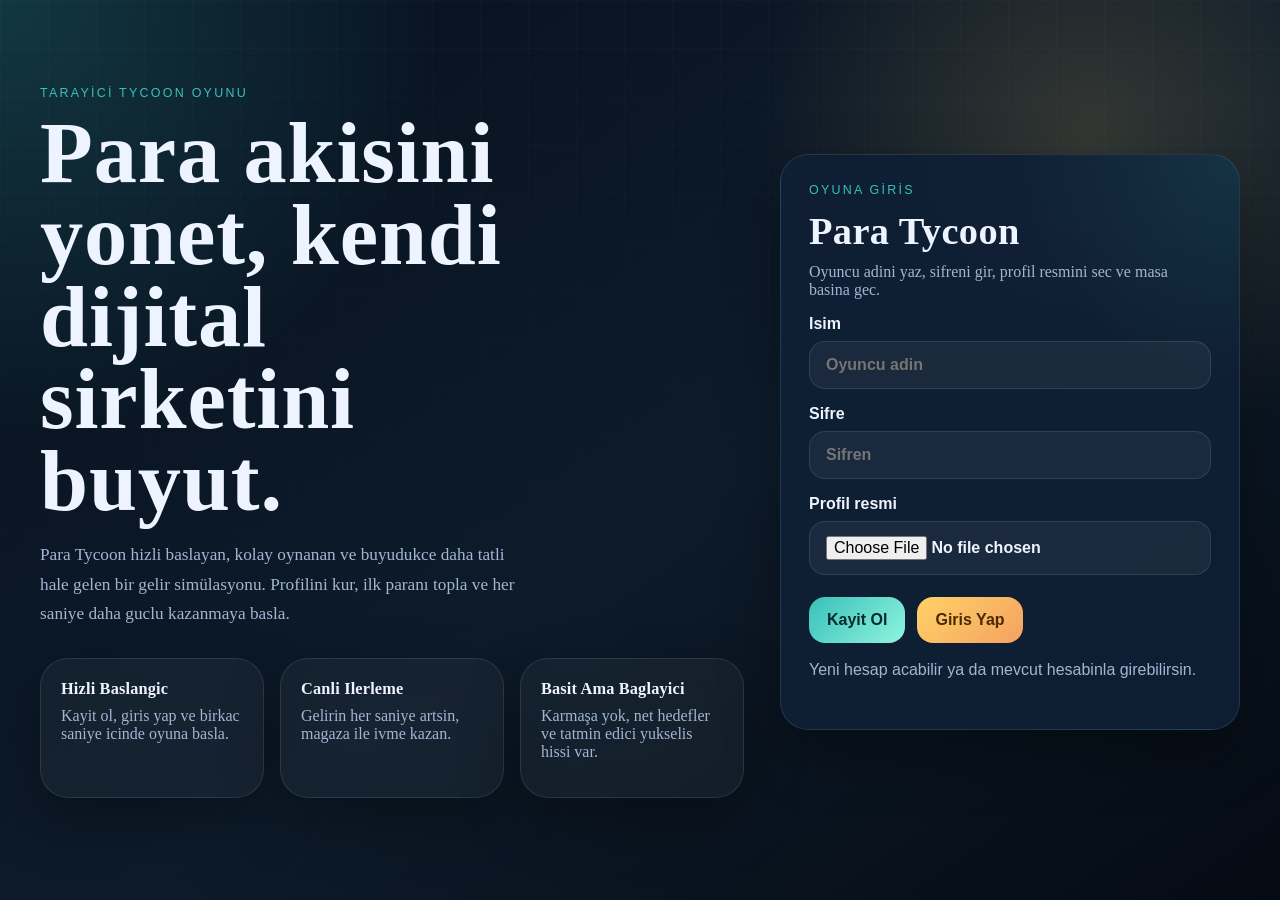
<file: index.html>
<!DOCTYPE html>
<html lang="tr">
<head>
  <meta charset="UTF-8">
  <meta name="viewport" content="width=device-width, initial-scale=1.0">
  <title>Para Tycoon</title>
  <meta name="description" content="Para Tycoon: gelirini buyut, yatirimlarini yonet ve kendi para imparatorlugunu kur.">
  <link rel="stylesheet" href="style.css">
</head>
<body>
  <div id="notificationStack" class="notification-stack"></div>
  <div class="page-shell">
    <section id="authScreen" class="screen auth-screen">
      <div class="hero-copy">
        <p class="eyebrow">Tarayici Tycoon Oyunu</p>
        <h1>Para akisini yonet, kendi dijital sirketini buyut.</h1>
        <p class="lead">
          Para Tycoon hizli baslayan, kolay oynanan ve buyudukce daha tatli hale gelen bir gelir simülasyonu.
          Profilini kur, ilk paranı topla ve her saniye daha guclu kazanmaya basla.
        </p>

        <div class="feature-strip">
          <article class="feature-card">
            <strong>Hizli Baslangic</strong>
            <p>Kayit ol, giris yap ve birkac saniye icinde oyuna basla.</p>
          </article>
          <article class="feature-card">
            <strong>Canli Ilerleme</strong>
            <p>Gelirin her saniye artsin, magaza ile ivme kazan.</p>
          </article>
          <article class="feature-card">
            <strong>Basit Ama Baglayici</strong>
            <p>Karmaşa yok, net hedefler ve tatmin edici yukselis hissi var.</p>
          </article>
        </div>
      </div>

      <div class="card auth-card">
        <div class="auth-card-header">
          <p class="eyebrow">Oyuna Giris</p>
          <h2>Para Tycoon</h2>
          <p class="subtitle">Oyuncu adini yaz, sifreni gir, profil resmini sec ve masa basina gec.</p>
        </div>

        <label>
          Isim
          <input id="usernameInput" type="text" maxlength="18" placeholder="Oyuncu adin">
        </label>

        <label>
          Sifre
          <input id="passwordInput" type="password" maxlength="24" placeholder="Sifren">
        </label>

        <label>
          Profil resmi
          <input id="avatarInput" type="file" accept="image/*">
        </label>

        <div class="button-row">
          <button id="registerButton" class="primary-button">Kayit Ol</button>
          <button id="loginButton" class="secondary-button">Giris Yap</button>
        </div>

        <p id="authMessage" class="message">Yeni hesap acabilir ya da mevcut hesabinla girebilirsin.</p>
      </div>
    </section>

    <main id="app" class="screen app hidden">
      <section class="overview-grid">
        <section class="card game-stage">
          <div class="stage-header">
            <div>
              <p class="eyebrow">Canli Panel</p>
              <h2 id="welcomeName">Oyuncu</h2>
              <p class="subtitle">Her saniye para kazan, elle hizlan ve yatirimlarini buyut.</p>
            </div>
            <img id="profileAvatar" class="avatar" alt="Profil resmi">
          </div>

          <div class="stats">
            <article class="stat-card stat-emphasis">
              <span>Toplam Para</span>
              <strong id="moneyStat">0 TL</strong>
            </article>
            <article class="stat-card">
              <span>Saniyelik Gelir</span>
              <strong id="incomeStat">1 TL</strong>
            </article>
          </div>

          <div class="button-row">
            <button id="collectButton" class="secondary-button">Simdi +1 TL Al</button>
            <button id="logoutButton" class="ghost-button">Cikis Yap</button>
          </div>

          <section class="profile-info-box">
            <div class="profile-info-header">
              <div>
                <p class="eyebrow">Oyuncu Karti</p>
                <h3>Profil Bilgileri</h3>
              </div>
              <div class="profile-badge">Canli</div>
            </div>
            <div class="profile-info-list">
              <article class="profile-info-item">
                <span>Katilma Tarihi</span>
                <strong id="joinDateStat">-</strong>
              </article>
              <article class="profile-info-item">
                <span>Su Anki Parasi</span>
                <strong id="profileMoneyStat">0 TL</strong>
              </article>
              <article class="profile-info-item">
                <span>En Iyi Para</span>
                <strong id="bestMoneyStat">0 TL</strong>
              </article>
              <article class="profile-info-item">
                <span>Klani</span>
                <strong id="profileClanStat">Yok</strong>
              </article>
              <article class="profile-info-item">
                <span>Oynama Suresi</span>
                <strong id="playTimeStat">0 dk</strong>
              </article>
              <article class="profile-info-item">
                <span>Toplam Satin Alma</span>
                <strong id="purchaseCountStat">0</strong>
              </article>
            </div>
          </section>

          <p id="gameMessage" class="message">Para akmaya basladi.</p>
        </section>

        <aside class="card side-panel">
          <p class="eyebrow">Hedefler</p>
          <h2>Buyume Stratejisi</h2>
          <div class="mini-list">
            <article>
              <strong>1. Elle baslat</strong>
              <p>Ilk birikimi hizli toplamak icin tikla.</p>
            </article>
            <article>
              <strong>2. Geliri katla</strong>
              <p>Magazadan en mantikli gelistirmeyi sec.</p>
            </article>
            <article>
              <strong>3. Ritmi koru</strong>
              <p>Fiyatlar artarken gelir akisini dengele.</p>
            </article>
          </div>

          <section class="daily-bonus-box">
            <h3>Gunluk Bonus</h3>
            <p id="dailyBonusText" class="subtitle">Her gun tek sefer bonus al.</p>
            <div class="button-row">
              <button id="claimDailyBonusButton" class="primary-button">Gunluk Bonusu Al</button>
              <button id="soundToggleButton" class="ghost-button">Ses: Acik</button>
            </div>
          </section>
        </aside>
      </section>

      <section class="card leaderboard-card">
        <div class="section-head">
          <div>
            <p class="eyebrow">Skor Tabelasi</p>
            <h2>En Iyi 20 Oyuncu</h2>
            <p class="subtitle">Her hesabin ulasabilecegi en yuksek para miktari burada saklanir.</p>
          </div>
        </div>
        <div id="leaderboardList" class="leaderboard-list"></div>
      </section>

      <section class="card shop-card">
        <div class="section-head">
          <div>
            <p class="eyebrow">Magaza</p>
            <h2>Gelir Yukseltmeleri</h2>
            <p class="subtitle">Dogru zamanda yatirim yap, saniyelik kazancini buyut.</p>
          </div>
        </div>
        <div id="shopList" class="shop-list"></div>
      </section>

      <section class="card mission-card">
        <div class="section-head">
          <div>
            <p class="eyebrow">Gorevler</p>
            <h2>Gunluk Gorevler</h2>
            <p class="subtitle">Her gun yenilenir, tamamlayinca odul kazanirsin.</p>
          </div>
        </div>
        <div id="missionList" class="mission-list"></div>
      </section>

      <section class="card achievement-card">
        <div class="section-head">
          <div>
            <p class="eyebrow">Basarimlar</p>
            <h2>Rozet Koleksiyonu</h2>
            <p class="subtitle">Oyundaki buyume adimlarin burada acilir.</p>
          </div>
        </div>
        <div id="achievementList" class="achievement-list"></div>
      </section>

      <section class="card clan-card">
        <div class="section-head">
          <div>
            <p class="eyebrow">Klan Sistemi</p>
            <h2>Klan Kur ve Klanlara Katil</h2>
            <p class="subtitle">Klan kurmak 100000 TL, bir klana katilmak 5000 TL. Klandaki oyuncular kendi aralarinda konusabilir.</p>
          </div>
        </div>

        <div class="clan-layout">
          <section class="clan-create-box">
            <h3>Yeni Klan Kur</h3>
            <label>
              Klan adi
              <input id="clanNameInput" type="text" maxlength="20" placeholder="Ornek: Osmanli">
            </label>
            <label>
              Klan etiketi
              <input id="clanTagInput" type="text" maxlength="4" placeholder="OSM">
            </label>
            <label>
              Klan simgesi
              <input id="clanAvatarInput" type="file" accept="image/*">
            </label>
            <button id="createClanButton" class="primary-button">100000 TL ile Klan Kur</button>
          </section>

          <section class="clan-list-box">
            <h3>Mevcut Klanlar</h3>
            <div id="clanList" class="clan-list"></div>
          </section>
        </div>

        <section class="clan-chat-panel">
          <div class="clan-chat-head">
            <div>
              <h3 id="activeClanName">Klanin Yok</h3>
              <p id="clanInfoText" class="subtitle">Klan sohbeti icin once bir klana katil.</p>
            </div>
            <img id="activeClanAvatar" class="clan-avatar hidden" alt="Klan simgesi">
          </div>

          <div class="profile-info-list clan-treasury-list">
            <article class="profile-info-item">
              <span>Klan Kasasi</span>
              <strong id="clanTreasuryStat">0 TL</strong>
            </article>
            <article class="profile-info-item">
              <span>Benim Katkim</span>
              <strong id="clanContributionStat">0 TL</strong>
            </article>
            <article class="profile-info-item">
              <span>Kasa Durumu</span>
              <strong id="clanTreasuryInfo">Hazir</strong>
            </article>
          </div>

          <div class="clan-admin-row">
            <input id="clanAnnouncementInput" type="text" maxlength="100" placeholder="Klan duyurusu yaz">
            <button id="sendAnnouncementButton" class="primary-button">Duyuru Gonder</button>
            <button id="leaveClanButton" class="ghost-button">Klandan Cik</button>
          </div>

          <p id="clanAnnouncementText" class="subtitle">Aktif klan duyurusu yok.</p>

          <div id="clanMembers" class="clan-members"></div>
          <div id="clanChatMessages" class="clan-chat-messages"></div>

          <div class="button-row clan-chat-actions">
            <input id="clanChatInput" type="text" maxlength="120" placeholder="Klana mesaj yaz">
            <button id="sendClanMessageButton" class="secondary-button">Mesaj Gonder</button>
          </div>
        </section>
      </section>

      <section class="card chest-card">
        <div class="section-head">
          <div>
            <p class="eyebrow">Sandiklar</p>
            <h2>Nadir Esya Sandiklari</h2>
            <p class="subtitle">Sansini dene, para ya da nadir gelir esyalari kazan.</p>
          </div>
        </div>
        <div id="chestList" class="shop-list"></div>
      </section>

      <section class="card player-card">
        <div class="section-head">
          <div>
            <p class="eyebrow">Oyuncular</p>
            <h2>Oyuncu Profilleri</h2>
            <p class="subtitle">Oyuncularin profiline bak, klanini ve parasini gor.</p>
          </div>
        </div>
        <div id="playerDirectory" class="leaderboard-list"></div>
      </section>
    </main>
  </div>

  <dialog id="playerProfileDialog" class="player-dialog">
    <div class="player-dialog-card">
      <button id="closePlayerProfileButton" class="ghost-button">Kapat</button>
      <img id="dialogAvatar" class="avatar" alt="Oyuncu profili">
      <h3 id="dialogUsername">Oyuncu</h3>
      <p id="dialogClan" class="subtitle">Klan: Yok</p>
      <div class="profile-info-list">
        <article class="profile-info-item">
          <span>Katilma Tarihi</span>
          <strong id="dialogJoinDate">-</strong>
        </article>
        <article class="profile-info-item">
          <span>Parasi</span>
          <strong id="dialogMoney">0 TL</strong>
        </article>
        <article class="profile-info-item">
          <span>En Iyi Skor</span>
          <strong id="dialogBestScore">0 TL</strong>
        </article>
        <article class="profile-info-item">
          <span>Gelir</span>
          <strong id="dialogIncome">1 TL</strong>
        </article>
        <article class="profile-info-item">
          <span>Oynama Suresi</span>
          <strong id="dialogPlayTime">0 dk</strong>
        </article>
        <article class="profile-info-item">
          <span>Satin Alma</span>
          <strong id="dialogPurchases">0</strong>
        </article>
      </div>
    </div>
  </dialog>

  <script src="script.js"></script>
</body>
</html>
</file>
<file: style.css>
:root {
  --bg: #07111f;
  --bg-deep: #0d1b2a;
  --bg-soft: #132238;
  --panel: rgba(10, 22, 39, 0.78);
  --panel-strong: rgba(15, 31, 53, 0.94);
  --panel-light: rgba(255, 255, 255, 0.08);
  --text: #eef4ff;
  --muted: #a2b6d3;
  --primary: #39c0ba;
  --primary-strong: #1da9b9;
  --accent: #ffd166;
  --accent-strong: #f4a261;
  --line: rgba(255, 255, 255, 0.1);
  --success: #8bd3a8;
  --shadow: 0 24px 60px rgba(0, 0, 0, 0.32);
}

* {
  box-sizing: border-box;
}

html {
  scroll-behavior: smooth;
}

body {
  margin: 0;
  min-height: 100vh;
  font-family: Georgia, "Times New Roman", serif;
  color: var(--text);
  background:
    radial-gradient(circle at top left, rgba(57, 192, 186, 0.22), transparent 28%),
    radial-gradient(circle at 85% 15%, rgba(255, 209, 102, 0.16), transparent 25%),
    linear-gradient(145deg, var(--bg), var(--bg-deep) 55%, #050b13);
}

body::before {
  content: "";
  position: fixed;
  inset: 0;
  pointer-events: none;
  background:
    linear-gradient(rgba(255, 255, 255, 0.03) 1px, transparent 1px),
    linear-gradient(90deg, rgba(255, 255, 255, 0.03) 1px, transparent 1px);
  background-size: 48px 48px;
  mask-image: linear-gradient(to bottom, rgba(0, 0, 0, 0.6), transparent 88%);
}

button,
input {
  font: inherit;
}

.hidden {
  display: none !important;
}

.page-shell {
  width: min(1200px, calc(100% - 32px));
  margin: 0 auto;
  padding: 32px 0 48px;
}

.notification-stack {
  position: fixed;
  top: 16px;
  right: 16px;
  z-index: 20;
  display: grid;
  gap: 10px;
  width: min(360px, calc(100vw - 24px));
}

.toast {
  padding: 14px 16px;
  border-radius: 18px;
  border: 1px solid rgba(255, 255, 255, 0.14);
  color: var(--text);
  background: rgba(9, 20, 35, 0.92);
  box-shadow: var(--shadow);
  font-family: "Trebuchet MS", "Segoe UI", sans-serif;
}

.screen {
  width: 100%;
}

.auth-screen {
  min-height: calc(100vh - 80px);
  display: grid;
  grid-template-columns: minmax(0, 1.15fr) minmax(320px, 460px);
  gap: 28px;
  align-items: center;
}

.hero-copy {
  padding: 12px 8px 12px 0;
}

.eyebrow {
  margin: 0 0 12px;
  text-transform: uppercase;
  letter-spacing: 0.18em;
  font-size: 0.78rem;
  color: var(--primary);
  font-family: "Trebuchet MS", "Segoe UI", sans-serif;
}

h1,
h2,
h3,
p {
  margin-top: 0;
}

h1,
h2,
strong {
  letter-spacing: 0.01em;
}

h1 {
  margin-bottom: 18px;
  max-width: 11ch;
  font-size: clamp(3rem, 7vw, 5.4rem);
  line-height: 0.95;
}

h2 {
  margin-bottom: 10px;
  font-size: clamp(1.8rem, 3vw, 2.6rem);
}

.lead,
.subtitle,
.message,
.feature-card p,
.mini-list p,
.shop-item p {
  color: var(--muted);
}

.lead {
  max-width: 56ch;
  font-size: 1.08rem;
  line-height: 1.7;
}

.feature-strip,
.mini-list,
.shop-list,
.leaderboard-list,
.clan-list,
.clan-members,
.mission-list,
.achievement-list {
  display: grid;
  gap: 16px;
}

.feature-strip {
  grid-template-columns: repeat(3, minmax(0, 1fr));
  margin-top: 30px;
}

.card,
.feature-card {
  border: 1px solid var(--line);
  border-radius: 28px;
  box-shadow: var(--shadow);
  backdrop-filter: blur(18px);
}

.card {
  background:
    linear-gradient(180deg, rgba(255, 255, 255, 0.06), transparent),
    var(--panel);
}

.feature-card {
  background: rgba(255, 255, 255, 0.04);
  padding: 20px;
}

.feature-card strong,
.mini-list strong {
  display: block;
  margin-bottom: 8px;
  font-size: 1.02rem;
}

.auth-card,
.game-stage,
.side-panel,
.shop-card,
.leaderboard-card,
.mission-card,
.achievement-card,
.clan-card,
.chest-card {
  padding: 28px;
}

.auth-card {
  background:
    radial-gradient(circle at top right, rgba(57, 192, 186, 0.12), transparent 30%),
    var(--panel-strong);
}

.auth-card-header {
  margin-bottom: 14px;
}

label {
  display: flex;
  flex-direction: column;
  gap: 8px;
  margin-top: 16px;
  font-weight: 700;
  font-family: "Trebuchet MS", "Segoe UI", sans-serif;
}

input {
  border: 1px solid var(--line);
  border-radius: 16px;
  padding: 14px 16px;
  color: var(--text);
  background: rgba(255, 255, 255, 0.05);
  outline: none;
}

input:focus {
  border-color: rgba(57, 192, 186, 0.8);
  box-shadow: 0 0 0 4px rgba(57, 192, 186, 0.12);
}

.button-row {
  display: flex;
  flex-wrap: wrap;
  gap: 12px;
  margin-top: 22px;
}

button {
  border: none;
  border-radius: 16px;
  padding: 14px 18px;
  font-family: "Trebuchet MS", "Segoe UI", sans-serif;
  font-weight: 800;
  cursor: pointer;
  transition: transform 0.18s ease, box-shadow 0.18s ease, opacity 0.18s ease;
}

button:hover {
  transform: translateY(-2px);
  box-shadow: 0 12px 24px rgba(0, 0, 0, 0.18);
}

button:disabled {
  opacity: 0.55;
  cursor: not-allowed;
  transform: none;
  box-shadow: none;
}

.primary-button {
  color: #032b2d;
  background: linear-gradient(135deg, var(--primary), #8ff4de);
}

.secondary-button {
  color: #4a2a00;
  background: linear-gradient(135deg, var(--accent), var(--accent-strong));
}

.ghost-button {
  color: var(--text);
  background: transparent;
  border: 1px solid var(--line);
}

.app {
  display: grid;
  gap: 24px;
  padding-top: 10px;
}

.overview-grid {
  display: grid;
  grid-template-columns: minmax(0, 1.4fr) minmax(280px, 0.8fr);
  gap: 24px;
}

.game-stage {
  background:
    radial-gradient(circle at top right, rgba(255, 209, 102, 0.14), transparent 28%),
    var(--panel-strong);
}

.stage-header {
  display: flex;
  justify-content: space-between;
  gap: 20px;
  align-items: center;
}

.avatar {
  width: 104px;
  height: 104px;
  border-radius: 28px;
  object-fit: cover;
  background: rgba(255, 255, 255, 0.1);
  border: 1px solid rgba(255, 255, 255, 0.18);
}

.stats {
  display: grid;
  grid-template-columns: repeat(2, minmax(0, 1fr));
  gap: 16px;
  margin-top: 24px;
}

.stat-card,
.shop-item,
.mini-list article,
.leaderboard-item,
.leaderboard-empty {
  border-radius: 24px;
  border: 1px solid var(--line);
  background: rgba(255, 255, 255, 0.05);
}

.stat-card {
  padding: 20px;
  display: flex;
  flex-direction: column;
  gap: 10px;
}

.stat-card span {
  color: var(--muted);
  font-family: "Trebuchet MS", "Segoe UI", sans-serif;
}

.stat-card strong {
  font-size: clamp(1.5rem, 4vw, 2.4rem);
}

.stat-emphasis {
  background: linear-gradient(135deg, rgba(57, 192, 186, 0.16), rgba(255, 209, 102, 0.1));
}

.profile-info-box {
  margin-top: 22px;
  padding: 20px;
  border-radius: 24px;
  border: 1px solid var(--line);
  background:
    radial-gradient(circle at top right, rgba(57, 192, 186, 0.12), transparent 28%),
    linear-gradient(135deg, rgba(255, 255, 255, 0.06), rgba(255, 209, 102, 0.04));
}

.profile-info-header {
  display: flex;
  align-items: center;
  justify-content: space-between;
  gap: 12px;
  margin-bottom: 16px;
}

.profile-badge {
  padding: 10px 14px;
  border-radius: 999px;
  color: #04292b;
  background: linear-gradient(135deg, var(--primary), #8ff4de);
  font-family: "Trebuchet MS", "Segoe UI", sans-serif;
  font-weight: 800;
}

.profile-info-list {
  display: grid;
  grid-template-columns: repeat(3, minmax(0, 1fr));
  gap: 14px;
}

.profile-info-item {
  padding: 16px;
  border-radius: 20px;
  background: rgba(255, 255, 255, 0.07);
  border: 1px solid rgba(255, 255, 255, 0.08);
  box-shadow: inset 0 1px 0 rgba(255, 255, 255, 0.04);
}

.profile-info-item span {
  display: block;
  margin-bottom: 8px;
  color: var(--muted);
  font-family: "Trebuchet MS", "Segoe UI", sans-serif;
}

.profile-info-item strong {
  font-size: 1.12rem;
}

.daily-bonus-box {
  margin-top: 22px;
  padding: 20px;
  border-radius: 24px;
  border: 1px solid var(--line);
  background: rgba(255, 255, 255, 0.05);
}

.side-panel {
  align-self: stretch;
}

.mini-list article {
  padding: 18px;
}

.section-head {
  margin-bottom: 18px;
}

.shop-item {
  display: flex;
  align-items: center;
  justify-content: space-between;
  gap: 16px;
  padding: 18px;
}

.leaderboard-item,
.leaderboard-empty {
  padding: 18px 20px;
}

.leaderboard-item {
  display: flex;
  align-items: center;
  justify-content: space-between;
  gap: 16px;
}

.leaderboard-rank {
  width: 44px;
  height: 44px;
  border-radius: 14px;
  display: grid;
  place-items: center;
  font-family: "Trebuchet MS", "Segoe UI", sans-serif;
  font-weight: 800;
  color: #05292b;
  background: linear-gradient(135deg, var(--primary), #8ff4de);
}

.leaderboard-meta {
  flex: 1;
}

.leaderboard-meta strong,
.leaderboard-score strong {
  display: block;
  margin-bottom: 4px;
}

.leaderboard-meta span,
.leaderboard-score span,
.leaderboard-empty {
  color: var(--muted);
  font-family: "Trebuchet MS", "Segoe UI", sans-serif;
}

.leaderboard-score {
  text-align: right;
}

.shop-item strong {
  display: block;
  margin-bottom: 6px;
  font-size: 1.08rem;
}

.mission-item,
.achievement-item {
  padding: 18px;
  border-radius: 24px;
  border: 1px solid var(--line);
  background: rgba(255, 255, 255, 0.05);
}

.mission-progress {
  margin-top: 10px;
  height: 12px;
  border-radius: 999px;
  background: rgba(255, 255, 255, 0.08);
  overflow: hidden;
}

.mission-progress-fill {
  height: 100%;
  background: linear-gradient(135deg, var(--primary), #8ff4de);
}

.achievement-item.unlocked {
  background: linear-gradient(135deg, rgba(57, 192, 186, 0.16), rgba(255, 209, 102, 0.12));
}

.clan-layout {
  display: grid;
  grid-template-columns: minmax(280px, 0.9fr) minmax(0, 1.1fr);
  gap: 20px;
}

.clan-create-box,
.clan-list-box,
.clan-chat-panel,
.clan-item,
.clan-member-chip {
  border-radius: 24px;
  border: 1px solid var(--line);
  background: rgba(255, 255, 255, 0.05);
}

.clan-create-box,
.clan-list-box,
.clan-chat-panel {
  padding: 20px;
}

.clan-chat-panel {
  margin-top: 20px;
}

.clan-item {
  display: flex;
  align-items: center;
  justify-content: space-between;
  gap: 16px;
  padding: 18px;
}

.clan-item-main {
  display: flex;
  align-items: center;
  gap: 14px;
}

.clan-avatar {
  width: 72px;
  height: 72px;
  border-radius: 22px;
  object-fit: cover;
  border: 1px solid rgba(255, 255, 255, 0.2);
  background: rgba(255, 255, 255, 0.06);
}

.clan-chat-head {
  display: flex;
  align-items: center;
  justify-content: space-between;
  gap: 16px;
}

.clan-admin-row {
  display: flex;
  flex-wrap: wrap;
  gap: 12px;
  margin: 18px 0 8px;
}

.clan-admin-row input {
  flex: 1 1 240px;
}

.clan-treasury-list {
  margin-top: 18px;
}

.player-dialog {
  border: none;
  background: transparent;
  padding: 0;
}

.player-dialog::backdrop {
  background: rgba(0, 0, 0, 0.55);
}

.player-dialog-card {
  width: min(760px, calc(100vw - 24px));
  padding: 22px;
  border-radius: 28px;
  border: 1px solid var(--line);
  background:
    radial-gradient(circle at top right, rgba(57, 192, 186, 0.14), transparent 28%),
    var(--panel-strong);
  box-shadow: var(--shadow);
  text-align: center;
}

.clan-members {
  grid-template-columns: repeat(auto-fit, minmax(160px, 1fr));
  margin: 18px 0;
}

.clan-member-chip {
  padding: 14px 16px;
  font-family: "Trebuchet MS", "Segoe UI", sans-serif;
}

.clan-chat-messages {
  min-height: 180px;
  max-height: 280px;
  overflow: auto;
  padding: 16px;
  border-radius: 20px;
  border: 1px solid var(--line);
  background: rgba(0, 0, 0, 0.18);
}

.chat-line {
  margin-bottom: 12px;
  color: var(--muted);
  font-family: "Trebuchet MS", "Segoe UI", sans-serif;
}

.clan-chat-actions {
  align-items: stretch;
}

.clan-chat-actions input {
  flex: 1;
}

.message {
  margin-top: 18px;
  min-height: 24px;
  font-family: "Trebuchet MS", "Segoe UI", sans-serif;
}

@media (max-width: 960px) {
  .auth-screen,
  .overview-grid,
  .feature-strip,
  .clan-layout {
    grid-template-columns: 1fr;
  }

  h1 {
    max-width: 14ch;
  }
}

@media (max-width: 700px) {
  .page-shell {
    width: min(100% - 20px, 1200px);
    padding: 20px 0 28px;
  }

  .auth-card,
  .game-stage,
  .side-panel,
  .shop-card,
  .leaderboard-card,
  .mission-card,
  .achievement-card,
  .clan-card,
  .chest-card {
    padding: 20px;
  }

  .stage-header,
  .shop-item {
    flex-direction: column;
    align-items: flex-start;
  }

  .stats {
    grid-template-columns: 1fr;
  }

  .profile-info-list {
    grid-template-columns: 1fr;
  }

  .avatar {
    width: 88px;
    height: 88px;
  }

  .notification-stack {
    left: 10px;
    right: 10px;
    width: auto;
  }
}
</file>
